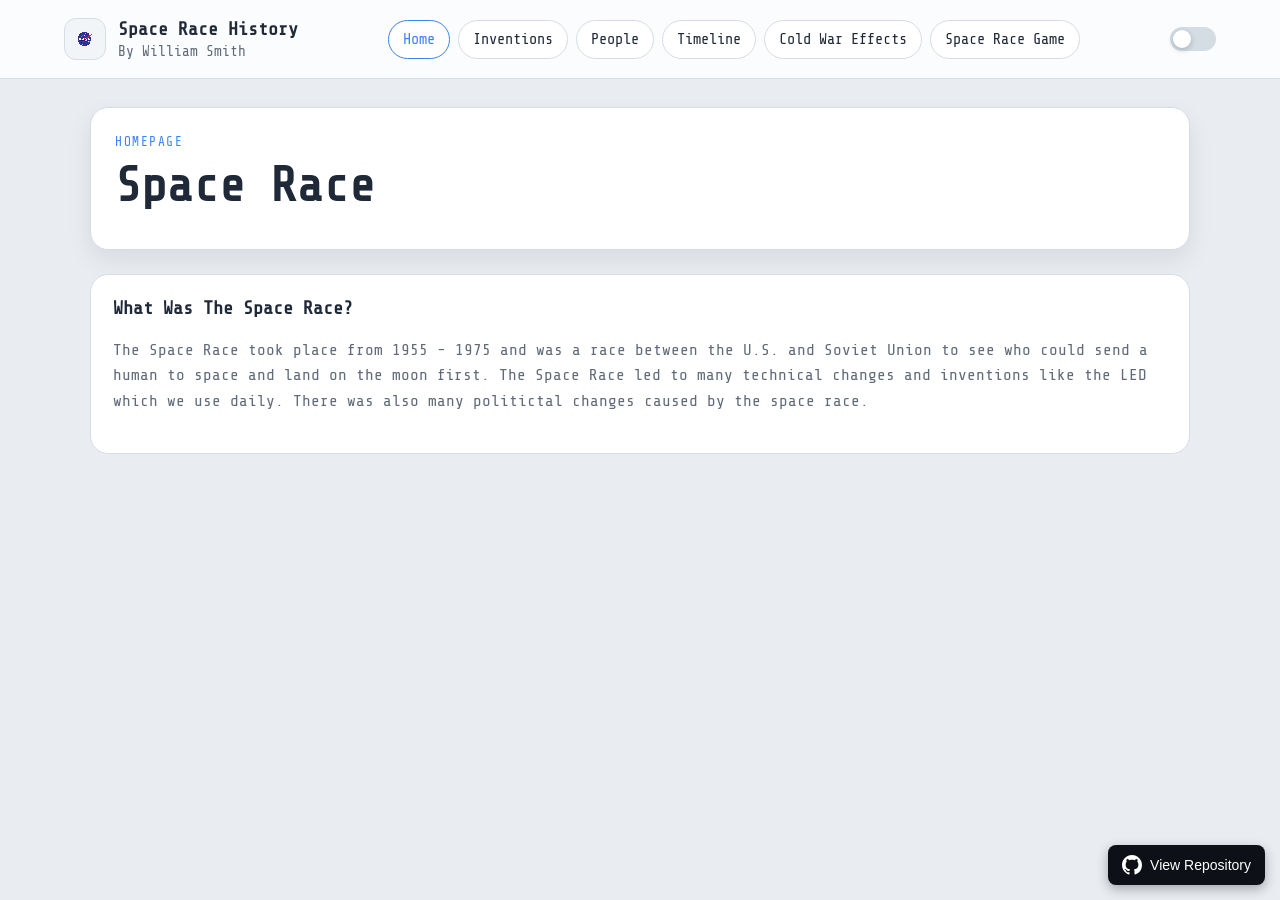
<file: index.html>
<!DOCTYPE html>
<html lang="en">
  <head>
    <link
      href="[data-uri]"
      rel="icon"
      type="image/x-icon"
    />

    <meta charset="UTF-8" />
    <meta name="viewport" content="width=device-width, initial-scale=1.0" />
    <title>Space Race History</title>
    <link rel="stylesheet" href="styles.css" />
    <script defer src="script.js"></script>
  </head>
  <body>
    <header class="topbar">
      <div class="brand">
        <div class="brand-mark">
          <img
            src="[data-uri]"
            alt="Nasa Logo"
          >
        </div>
        <div>
          <h1>Space Race History</h1>
          <p>By William Smith</p>
        </div>
      </div>

      <nav class="tabs">
        <a href="index.html" class="tab-link">Home</a>
        <a href="inventions.html" class="tab-link">Inventions</a>
        <a href="people.html" class="tab-link">People</a>
        <a href="timeline.html" class="tab-link">Timeline</a>
        <a href="coldwar.html" class="tab-link">Cold War Effects</a>
        <a href="game.html" class="tab-link">Space Race Game</a>
      </nav>

      <label class="theme-switch">
        <input type="checkbox" id="themeToggle" />
        <span class="slider"></span>
      </label>
    </header>

    <main class="page-shell">
      <section class="page-header">
        <span class="eyebrow">Homepage</span>
        <h2>Space Race</h2>
        <p></p>
      </section>

      <section class="feature-box">
        <h3>What Was The Space Race?</h3>
        <p>
          The Space Race took place from 1955 - 1975 and was a race between the
          U.S. and Soviet Union to see who could send a human to space and land
          on the moon first. The Space Race led to many technical changes and 
          inventions like the LED which we use daily. There was also many 
          politictal changes caused by the space race.
        </p>
      </section>
    </main>
  </body>
  <a href="https://github.com/RedFlamzS/SpaceRace" target="_blank" class="github-corner">
  <svg height="24" width="24" viewBox="0 0 16 16" fill="currentColor">
    <path d="M8 0C3.58 0 0 3.58 0 8c0 3.54 2.29 6.53 5.47 7.59.4.07.55-.17.55-.38 
    0-.19-.01-.82-.01-1.49-2.01.37-2.53-.49-2.69-.94-.09-.23-.48-.94-.82-1.13
    -.28-.15-.68-.52-.01-.53.63-.01 1.08.58 1.23.82.72 1.21 1.87.87 2.33.66
    .07-.52.28-.87.51-1.07-1.78-.2-3.64-.89-3.64-3.95 
    0-.87.31-1.59.82-2.15-.08-.2-.36-1.02.08-2.12 
    0 0 .67-.21 2.2.82.64-.18 1.32-.27 2-.27s1.36.09 
    2 .27c1.53-1.04 2.2-.82 2.2-.82.44 1.1.16 1.92.08 
    2.12.51.56.82 1.27.82 2.15 
    0 3.07-1.87 3.75-3.65 3.95.29.25.54.73.54 1.48 
    0 1.07-.01 1.93-.01 2.2 
    0 .21.15.46.55.38A8.01 8.01 0 0 0 16 8c0-4.42-3.58-8-8-8z"/>
  </svg>
  <span>View Repository</span>
</a>
</html>
</file>
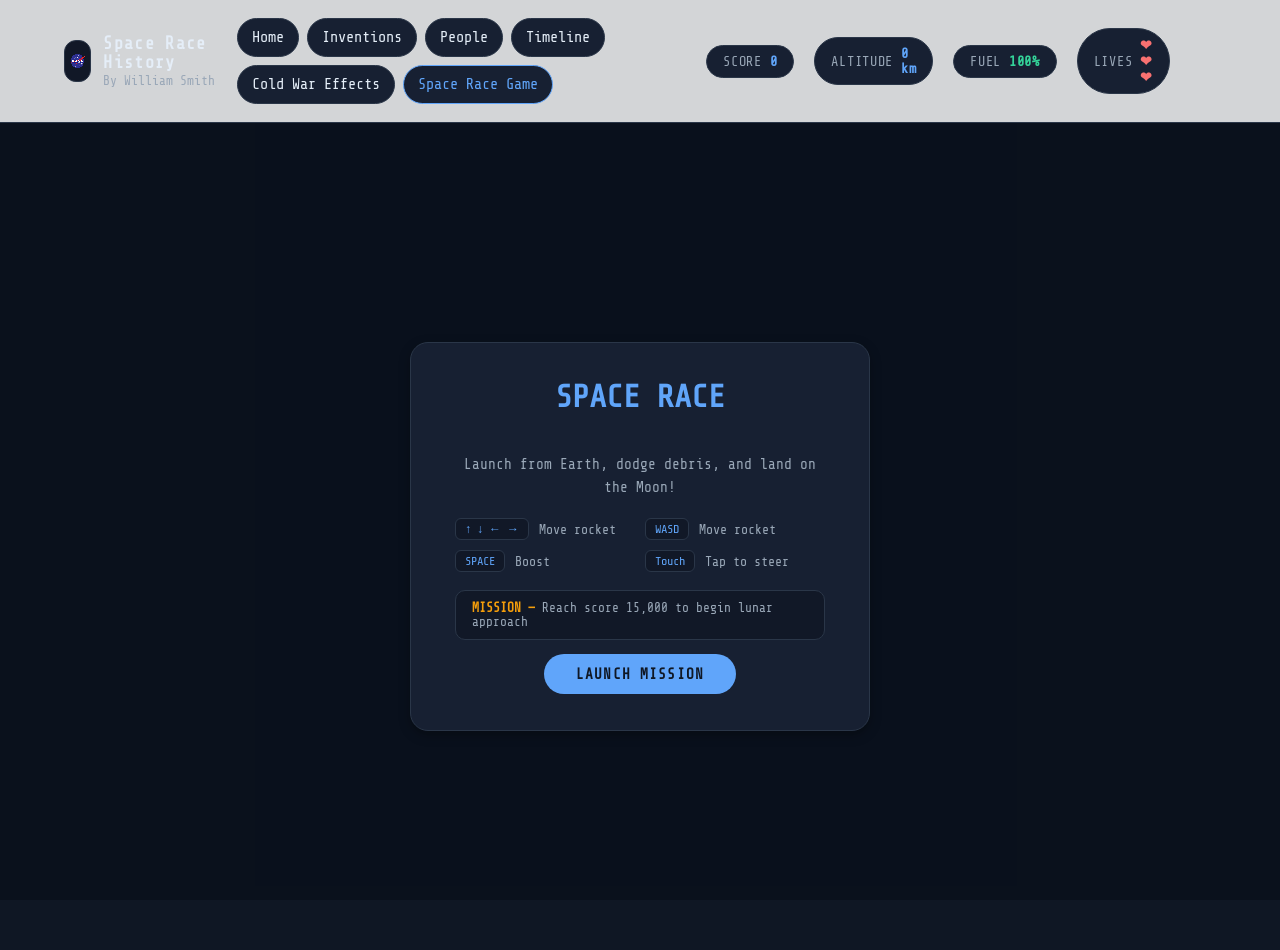
<file: game.html>
<!DOCTYPE html>
<html lang="en" data-theme="dark">
<head>
   <link
      href="[data-uri]"
      rel="icon"
      type="image/x-icon"
    />
<meta charset="UTF-8" />
<meta name="viewport" content="width=device-width, initial-scale=1.0" />
<title>Space Race Game</title>
<link rel="preconnect" href="https://fonts.googleapis.com" />
<link href="https://fonts.googleapis.com/css2?family=Share+Tech+Mono&display=swap" rel="stylesheet" />
<link rel="stylesheet" href="styles.css" />
<script defer src="script.js"></script>
<style>
:root {
  --bg:      #0f1724;
  --panel:   #172032;
  --panel-2: #111827;
  --text:    #e5eef8;
  --muted:   #9aa8b8;
  --accent:  #60a5fa;
  --accent2: #f59e0b;
  --accent3: #34d399;
  --danger:  #f87171;
  --border:  #2a3648;
  --shadow:  0 4px 12px rgba(0,0,0,0.3);
  --radius:  18px;
}

*, *::before, *::after { box-sizing: border-box; margin: 0; padding: 0; }

html, body {
  height: 100%;
  background: var(--bg);
  color: var(--text);
  font-family: 'Share Tech Mono', monospace;
  overflow: hidden;
  user-select: none;
}

.topbar2 {
  display: flex;
  justify-content: space-between;
  align-items: center;
  gap: 16px;
  padding: 14px 5vw;
  background: var(--panel-2);
  border-bottom: 1px solid var(--border);
  position: relative;
  z-index: 20;
}

.brand { display: flex; align-items: center; gap: 12px; }
.brand-mark {
  width: 42px; height: 42px;
  border-radius: 12px;
  display: grid; place-items: center;
  background: var(--panel-2);
  border: 1px solid var(--border);
  color: var(--accent);
  font-size: 1.3rem;
}
.brand h1 { font-family: 'Share Tech Mono', sans-serif; font-size: 1.05rem; letter-spacing: 0.08em; }
.brand p  { color: var(--muted); font-size: 0.8rem; margin-top: 2px; }

.hud-bar { display: flex; gap: 20px; align-items: center; }
.hud-chip {
  display: flex; align-items: center; gap: 8px;
  background: var(--panel); border: 1px solid var(--border);
  border-radius: 999px; padding: 8px 16px;
  font-size: 0.85rem; letter-spacing: 0.05em;
}
.hud-chip .label { color: var(--muted); }
.hud-chip .val   { color: var(--accent); font-weight: bold; font-family: 'Share Tech Mono', sans-serif; }
.hud-chip.lives .val { color: var(--danger); }
.hud-chip.fuel  .val { color: var(--accent3); }

#game-wrap {
  position: relative;
  width: 100%;
  height: calc(100vh - 73px);
  overflow: hidden;
}

canvas { display: block; width: 100%; height: 100%; }

.overlay {
  position: absolute; inset: 0;
  display: flex; flex-direction: column;
  align-items: center; justify-content: center; gap: 22px;
  background: rgba(10,16,28,0.88);
  z-index: 15;
  transition: opacity 0.2s ease;
}
.overlay.hidden { opacity: 0; pointer-events: none; }

.overlay-card {
  background: var(--panel); border: 1px solid var(--border);
  border-radius: var(--radius); padding: 36px 44px;
  text-align: center; box-shadow: var(--shadow);
  max-width: 460px; width: 92vw;
}
.overlay-card h2 {
  font-family: 'Share Tech Mono', sans-serif;
  font-size: clamp(1.4rem, 4vw, 2rem);
  margin-bottom: 14px; color: var(--accent);
}
.overlay-card .subtitle {
  color: var(--muted); line-height: 1.65; font-size: 0.9rem; margin-bottom: 6px;
}
.controls-grid {
  display: grid; grid-template-columns: repeat(2, 1fr);
  gap: 10px; margin: 18px 0; text-align: left;
}
.ctrl-row { display: flex; gap: 10px; align-items: center; font-size: 0.82rem; color: var(--muted); }
.kbd {
  display: inline-block; padding: 3px 9px;
  background: var(--panel-2); border: 1px solid var(--border);
  border-radius: 6px; color: var(--accent);
  font-family: 'Share Tech Mono', sans-serif; font-size: 0.75rem; white-space: nowrap;
}
.milestone-banner {
  background: var(--panel-2); border: 1px solid var(--border);
  border-radius: 10px; padding: 10px 16px; margin: 12px 0 0;
  font-size: 0.8rem; color: var(--muted); text-align: left;
}
.milestone-banner span { color: var(--accent2); font-weight: bold; }

.btn-primary {
  display: inline-block; margin-top: 14px; padding: 12px 32px;
  background: var(--accent); color: #0f1724;
  font-family: 'Share Tech Mono', sans-serif; font-size: 0.9rem;
  font-weight: 700; letter-spacing: 0.08em; border: none;
  border-radius: 999px; cursor: pointer; transition: opacity 0.15s ease;
}
.btn-primary:hover { opacity: 0.85; }
.btn-primary:active { opacity: 0.7; }

.win-icon { font-size: 2.8rem; margin-bottom: 4px; }

#toast {
  position: absolute; top: 18px; left: 50%;
  transform: translateX(-50%) translateY(-80px);
  background: var(--panel); border: 1px solid var(--border);
  border-radius: 8px; padding: 10px 20px;
  font-family: 'Share Tech Mono', sans-serif; font-size: 0.78rem; color: var(--accent2);
  z-index: 18; transition: transform 0.3s ease;
  white-space: nowrap; pointer-events: none;
}
#toast.show { transform: translateX(-50%) translateY(0); }

@media (max-width: 700px) {
  .topbar { padding: 10px 4vw; gap: 10px; flex-wrap: wrap; }
  .brand h1 { font-size: 0.9rem; }
  .hud-bar { gap: 8px; }
  .hud-chip { padding: 6px 10px; font-size: 0.75rem; }
  .overlay-card { padding: 28px 22px; }
  .controls-grid { grid-template-columns: 1fr; }
}
</style>
</head>
<body>
  <header class="topbar">
      <div class="brand">
        <div class="brand-mark">
          <img
            src="[data-uri]"
            alt="Nasa Logo"
          >
        </div>
        <div>
          <h1>Space Race History</h1>
          <p>By William Smith</p>
        </div>
      </div>

      <nav class="tabs">
        <a href="index.html" class="tab-link">Home</a>
        <a href="inventions.html" class="tab-link">Inventions</a>
        <a href="people.html" class="tab-link">People</a>
        <a href="timeline.html" class="tab-link">Timeline</a>
        <a href="coldwar.html" class="tab-link">Cold War Effects</a>
        <a href="game.html" class="tab-link">Space Race Game</a>
      </nav>

      <div class="hud-bar">
    <div class="hud-chip">
      <span class="label">SCORE</span><span class="val" id="hud-score">0</span>
    </div>
    <div class="hud-chip">
      <span class="label">ALTITUDE</span><span class="val" id="hud-alt">0 km</span>
    </div>
    <div class="hud-chip fuel">
      <span class="label">FUEL</span><span class="val" id="hud-fuel">100%</span>
    </div>
    <div class="hud-chip lives">
      <span class="label">LIVES</span><span class="val" id="hud-lives">❤❤❤</span>
    </div>
  </div>

      <label class="theme-switch">
      </label>
    </header>



<div id="game-wrap">
  <canvas id="c"></canvas>

  <!-- START -->
  <div class="overlay" id="start-screen">
    <div class="overlay-card">
      <h2>SPACE RACE</h2>
      <p class="subtitle"><br/>Launch from Earth, dodge debris, and land on the Moon!</p>
      <div class="controls-grid">
        <div class="ctrl-row"><span class="kbd">↑ ↓ ← →</span> Move rocket</div>
        <div class="ctrl-row"><span class="kbd">WASD</span> Move rocket</div>
        <div class="ctrl-row"><span class="kbd">SPACE</span> Boost</div>
        <div class="ctrl-row"><span class="kbd">Touch</span> Tap to steer</div>
      </div>
      <div class="milestone-banner">
        <span>MISSION —</span> Reach score 15,000 to begin lunar approach
      </div>
      <button class="btn-primary" id="start-btn">LAUNCH MISSION</button>
    </div>
  </div>

  <!-- GAME OVER -->
  <div class="overlay hidden" id="over-screen">
    <div class="overlay-card">
      <h2>MISSION FAILED</h2>
      <p class="subtitle">Your rocket burned up in orbit.</p>
      <div class="milestone-banner" style="margin-bottom:0">
        <span>FINAL SCORE — </span><span id="final-score" style="color:var(--accent)">0</span>
        &nbsp;&nbsp;<span>ALTITUDE — </span><span id="final-alt" style="color:var(--accent3)">0 km</span>
      </div>
      <div class="milestone-banner">
        <span>MILESTONE — </span><span id="final-milestone" style="color:var(--accent2)">None</span>
      </div>
      <button class="btn-primary" id="retry-btn">RE-LAUNCH</button>
    </div>
  </div>

  <!-- WIN -->
  <div class="overlay hidden" id="win-screen">
    <div class="overlay-card">
      <div class="win-icon"></div>
      <h2 style="color:var(--accent2)">YOU REACHED THE MOON</h2>
      
      <div class="milestone-banner" style="margin-bottom:0">
        <span>FINAL SCORE — </span><span id="win-score" style="color:var(--accent)">0</span>
        &nbsp;&nbsp;<span>ALTITUDE — </span><span id="win-alt" style="color:var(--accent3)">0 km</span>
      </div>
      <div class="milestone-banner">
        <span>APOLLO 11 — </span><span style="color:var(--accent2)">July 20, 1969</span>
      </div>
      <button class="btn-primary" id="win-retry-btn">FLY AGAIN</button>
    </div>
  </div>

  <div id="toast">🏆 MILESTONE</div>
</div>

<script>
/* ═══════════════════════════════════════════════════
   SPACE RACE GAME
   States: start → launch → play → landing → win / over
   ═══════════════════════════════════════════════════ */

const canvas = document.getElementById('c');
const ctx    = canvas.getContext('2d');
const $      = id => document.getElementById(id);
const hudScore = $('hud-score'), hudAlt = $('hud-alt'),
      hudFuel  = $('hud-fuel'),  hudLives = $('hud-lives');

let W, H;
function resize() {
  const wrap = $('game-wrap');
  W = canvas.width  = wrap.clientWidth;
  H = canvas.height = wrap.clientHeight;
}
window.addEventListener('resize', resize);
resize();

// ── State ─────────────────────────────────────────
let state = 'start';
let score, altitude, fuel, lives, frame, speed;
let player, stars, asteroids, pickups, particles, exhaustP;
let keys = {}, touchTarget = null, milestoneIdx;

// Launch vars
let launchTimer  = 0;
const LAUNCH_DUR = 120;
let earthScroll  = 0;
const EARTH_R    = 800;

// Landing vars
let moonSurfY    = -300;
let moonLanded   = false;
let moonDelay    = 0;
let moonCraters  = [];

const WIN_SCORE = 15000;

const MILESTONES = [
  { score: 500,        label: 'Sputnik 1 (1957)',   emoji: '' },
  { score: 2000,       label: 'Vostok 1 (1961)',    emoji: '' },
  { score: 4000,       label: 'Mercury (1962)',      emoji: '' },
  { score: 7000,       label: 'Gemini (1965)',       emoji: '' },
  { score: 11000,       label: 'Apollo 8 (1968)',     emoji: '' },
  { score: WIN_SCORE,  label: 'Apollo 11 (1969)', emoji: '' },
];

// ── Input ─────────────────────────────────────────
document.addEventListener('keydown', e => {
  keys[e.key] = true;
  if (e.key === ' ') e.preventDefault();
  if (e.key === ' ' && (state === 'start' || state === 'over' || state === 'win')) startGame();
});
document.addEventListener('keyup', e => keys[e.key] = false);
canvas.addEventListener('touchstart', e => {
  touchTarget = { x: e.touches[0].clientX, y: e.touches[0].clientY - canvas.getBoundingClientRect().top };
}, { passive: true });
canvas.addEventListener('touchmove', e => {
  touchTarget = { x: e.touches[0].clientX, y: e.touches[0].clientY - canvas.getBoundingClientRect().top };
}, { passive: true });
canvas.addEventListener('touchend', () => touchTarget = null, { passive: true });

$('start-btn').addEventListener('click',     startGame);
$('retry-btn').addEventListener('click',     startGame);
$('win-retry-btn').addEventListener('click', startGame);

// ── Init ──────────────────────────────────────────
function init() {
  score = 0; altitude = 0; fuel = 100; lives = 3;
  frame = 0; speed = 4; milestoneIdx = 0;
  launchTimer = 0; earthScroll = 0;
  moonSurfY = -300; moonLanded = false; moonDelay = 0;

  player = { x: W/2, y: H - 110, w: 28, h: 48, vx: 0, vy: 0, thrusting: false, invincible: 0 };

  stars        = Array.from({length: 160}, makeStar);
  asteroids    = [];
  pickups      = [];
  particles    = [];
  exhaustP     = [];

  moonCraters = Array.from({length: 10}, () => ({
    x: 20 + Math.random() * Math.max(1, W - 40),
    relY: 18 + Math.random() * 55,
    r: 6 + Math.random() * 18,
  }));
}

function makeStar() {
  return {
    x: Math.random() * (W||800), y: Math.random() * (H||600),
    r: Math.random()*1.4+0.3, speed: Math.random()*0.6+0.2, alpha: Math.random()*0.7+0.3,
  };
}

function startGame() {
  init();
  ['start-screen','over-screen','win-screen'].forEach(id => $(id).classList.add('hidden'));
  state = 'launch';
  lastTime = 0;
  requestAnimationFrame(loop);
}

// ── Loop ──────────────────────────────────────────
let lastTime = 0;
function loop(ts) {
  if (state === 'start' || state === 'win' || state === 'over') return;
  const dt = Math.min((ts - lastTime) / 16.67, 3);
  lastTime = ts;
  frame++;

  if      (state === 'launch')  { updateLaunch();  drawLaunch(); }
  else if (state === 'play')    { updatePlay();    drawPlay(); }
  else if (state === 'landing') { updateLanding(); drawLanding(); }

  requestAnimationFrame(loop);
}

/* ═══════════════════════════════════════════════════
   LAUNCH SEQUENCE
   ═══════════════════════════════════════════════════ */
function updateLaunch() {
  launchTimer++;
  const t = launchTimer / LAUNCH_DUR;

  // Accelerating scroll speed — Earth falls away
  const scrollSpd = 2 + t * 9;
  earthScroll += scrollSpd;

  // Rocket auto-rises, staying in lower third
  player.vy = -scrollSpd * 0.52;
  player.y  = Math.max(H * 0.30, player.y + player.vy);
  player.x  = W / 2;
  player.thrusting = true;

  scrollStars(scrollSpd * 0.28);
  if (frame % 2 === 0) spawnExhaust();
  tickParticles();

  if (launchTimer >= LAUNCH_DUR) {
    state    = 'play';
    player.y = H * 0.65;
    player.vy = 0;
    player.thrusting = false;
  }
}

function drawLaunch() {
  const t = launchTimer / LAUNCH_DUR;

  // Sky fades from atmospheric blue to space black
  const r = Math.round(10 + (1-t) * 15);
  const g = Math.round(16 + (1-t) * 45);
  const b = Math.round(36 + (1-t) * 90);
  ctx.fillStyle = `rgb(${r},${g},${b})`;
  ctx.fillRect(0, 0, W, H);

  // Stars fade in
  drawStars(Math.max(0, (t - 0.2) / 0.8));

  drawEarth(earthScroll);
  drawExhaustParticles();
  drawRocket(player.x, player.y, player.w, player.h, true, 0, frame);
  drawBurstParticles();
}

function drawEarth(scroll) {
  const cx = W / 2;
  const cy = H + EARTH_R - 80 + scroll; // scrolls downward
  if (cy - EARTH_R > H + 80) return;    // fully off screen

  ctx.save();

  // Ocean
  ctx.beginPath();
  ctx.arc(cx, cy, EARTH_R, 0, Math.PI*2);
  ctx.fillStyle = '#1a4fa8';
  ctx.fill();

  // Continents (fixed angular positions so they don't shimmer)
  const patches = [
    {ax:-0.28, ay:-0.55, r:0.14},
    {ax: 0.40, ay:-0.48, r:0.16},
    {ax:-0.55, ay: 0.05, r:0.12},
    {ax: 0.20, ay: 0.10, r:0.19},
    {ax:-0.10, ay: 0.60, r:0.13},
  ];
  for (const p of patches) {
    ctx.beginPath();
    ctx.arc(cx + p.ax*EARTH_R, cy + p.ay*EARTH_R, p.r*EARTH_R, 0, Math.PI*2);
    ctx.fillStyle = '#1d8348';
    ctx.fill();
  }

  // Cloud bands
  ctx.globalAlpha = 0.28;
  for (const by of [-0.35, -0.05, 0.25]) {
    ctx.beginPath();
    ctx.ellipse(cx, cy + by*EARTH_R, EARTH_R*0.88, EARTH_R*0.055, 0.08, 0, Math.PI*2);
    ctx.fillStyle = '#dbeafe';
    ctx.fill();
  }
  ctx.globalAlpha = 1;

  // Atmosphere rim
  const atmo = ctx.createRadialGradient(cx, cy, EARTH_R-5, cx, cy, EARTH_R+55);
  atmo.addColorStop(0, 'rgba(96,165,250,0.30)');
  atmo.addColorStop(1, 'rgba(96,165,250,0)');
  ctx.beginPath();
  ctx.arc(cx, cy, EARTH_R+55, 0, Math.PI*2);
  ctx.fillStyle = atmo;
  ctx.fill();

  // Launch pad on surface (only when visible near bottom)
  const surfY = cy - EARTH_R;
  if (surfY < H + 5 && surfY > -30) {
    ctx.fillStyle = '#64748b';
    ctx.fillRect(W/2 - 24, surfY - 10, 48, 10);  // pad
    ctx.fillStyle = '#475569';
    ctx.fillRect(W/2 - 5,  surfY - 34, 10, 24);  // tower
  }

  ctx.restore();
}

/* ═══════════════════════════════════════════════════
   PLAY
   ═══════════════════════════════════════════════════ */
function updatePlay() {
  speed = 4 + score / 3000;
  const accel = 0.70, maxV = 5.5, drag = 0.88;

  let thrusting = false;
  if (keys['ArrowLeft']  || keys['a'] || keys['A']) { player.vx -= accel; thrusting = true; }
  if (keys['ArrowRight'] || keys['d'] || keys['D']) { player.vx += accel; thrusting = true; }
  if (keys['ArrowUp']    || keys['w'] || keys['W']) { player.vy -= accel; thrusting = true; }
  if (keys['ArrowDown']  || keys['s'] || keys['S']) { player.vy += accel; thrusting = true; }
  if (keys[' ']) { player.vy -= accel*1.4; thrusting = true; }
  if (touchTarget) {
    const dx = touchTarget.x - player.x, dy = touchTarget.y - player.y;
    if (Math.abs(dx) > 12) player.vx += Math.sign(dx)*accel;
    if (Math.abs(dy) > 12) player.vy += Math.sign(dy)*accel;
    thrusting = true;
  }

  player.vx = Math.max(-maxV, Math.min(maxV, player.vx)) * drag;
  player.vy = Math.max(-maxV, Math.min(maxV, player.vy)) * drag;
  player.x += player.vx;
  player.y += player.vy;
  player.x = Math.max(player.w/2, Math.min(W-player.w/2, player.x));
  player.y = Math.max(player.h/2, Math.min(H-player.h/2, player.y));
  player.thrusting = thrusting;
  if (player.invincible > 0) player.invincible--;
  if (thrusting) fuel = Math.max(0, fuel - 0.025);
  if (!thrusting) fuel = Math.max(0, fuel -0.005);

  score    += 1;
  altitude += speed * 0.12;

  scrollStars(speed * 0.45);

  // Asteroids
  if (frame % Math.max(30, 70 - Math.floor(score/600)) === 0) asteroids.push(mkAsteroid());
  for (let i = asteroids.length-1; i >= 0; i--) {
    const a = asteroids[i];
    a.x += a.vx; a.y += a.vy*(speed/2); a.rot += a.rotV;
    if (a.y > H+60) { asteroids.splice(i,1); continue; }
    if (player.invincible === 0 && circleRect(a.x, a.y, a.r*0.82,
        player.x-player.w/2, player.y-player.h/2, player.w, player.h)) {
      burst(player.x, player.y, 16, '#f87171', 4);
      asteroids.splice(i,1);
      lives--;
      player.invincible = 120;
      if (lives <= 0) { gameOver(); return; }
    }
  }

  // Pickups
  if (frame % 110 === 0) pickups.push(mkPickup());
  for (let i = pickups.length-1; i >= 0; i--) {
    const p = pickups[i];
    p.y += p.vy*(speed/2); p.pulse += 0.08;
    if (p.y > H+30) { pickups.splice(i,1); continue; }
    if (circleRect(p.x, p.y, p.r*0.9, player.x-player.w/2, player.y-player.h/2, player.w, player.h)) {
      pickups.splice(i,1);
      if (p.type==='fuel')   { fuel=Math.min(100,fuel+30); burst(p.x,p.y,8,'#34d399',3); score+=50; }
      if (p.type==='star')   { score+=200; burst(p.x,p.y,12,'#f59e0b',3); }
      if (p.type==='shield') { player.invincible=200; burst(p.x,p.y,8,'#c084fc',3); }
    }
  }

  if (frame % 2 === 0) spawnExhaust();
  tickParticles();

  // Milestones
  if (milestoneIdx < MILESTONES.length && score >= MILESTONES[milestoneIdx].score) {
    const m = MILESTONES[milestoneIdx++];
    showToast(`${m.emoji} ${m.label}`);
    if (score >= WIN_SCORE) {
      asteroids.length = 0; pickups.length = 0;
      moonSurfY = -320; moonLanded = false; moonDelay = 0;
      moonCraters = Array.from({length:10}, () => ({
        x: 20+Math.random()*Math.max(1,W-40), relY: 18+Math.random()*55, r: 6+Math.random()*18,
      }));
      state = 'landing';
      return;
    }
  }

  updateHUD();
}

function drawPlay() {
  ctx.fillStyle = '#0a1020';
  ctx.fillRect(0, 0, W, H);
  drawStars(1);
  drawExhaustParticles();
  for (const a of asteroids) drawAsteroid(a);
  for (const p of pickups)   drawPickup(p);
  drawRocket(player.x, player.y, player.w, player.h, player.thrusting, player.invincible, frame);
  drawBurstParticles();
}

/* ═══════════════════════════════════════════════════
   LANDING SEQUENCE
   ═══════════════════════════════════════════════════ */
function updateLanding() {
  // Moon surface descends, decelerating
  if (!moonLanded) {
    const moonSpd = Math.max(0.35, 3.8 - (moonSurfY + 320) * 0.008);
    moonSurfY += moonSpd;
  }

  scrollStars(0.22);

  // Auto-steer rocket toward center, decelerate
  player.vx += (W/2 - player.x) * 0.018;
  player.vx *= 0.87;
  player.vy *= 0.91;
  player.x  += player.vx;
  player.y  += player.vy;
  player.x   = Math.max(player.w/2, Math.min(W-player.w/2, player.x));
  player.y   = Math.max(player.h/2, Math.min(H-player.h/2, player.y));

  // Landing contact: terrain bottom edge ~moonSurfY + 100
  const terrainBottom = moonSurfY + 100;
  if (!moonLanded && terrainBottom >= player.y - player.h/2) {
    moonLanded  = true;
    player.y    = terrainBottom + player.h/2;
    player.vx   = 0; player.vy = 0;
    burst(player.x, player.y + player.h*0.4, 28, '#e5eef8', 3.5);
    burst(player.x, player.y + player.h*0.4, 12, '#f59e0b', 2.5);
    moonDelay = 170;
  }

  if (moonLanded) {
    moonDelay--;
    if (moonDelay <= 0) gameWin();
  }

  if (!moonLanded && frame % 2 === 0) spawnExhaust();
  tickParticles();
  updateHUD();
}

function drawLanding() {
  ctx.fillStyle = '#060c18';
  ctx.fillRect(0, 0, W, H);
  drawStars(1);
  drawMoonSurface();
  drawExhaustParticles();
  drawRocket(player.x, player.y, player.w, player.h, !moonLanded, 0, frame);
  drawBurstParticles();
}

function drawMoonSurface() {
  const baseY = moonSurfY;
  if (baseY + 100 < -10) return;

  // Solid moon body above terrain
  ctx.fillStyle = '#3d4a56';
  ctx.fillRect(0, 0, W, Math.max(0, baseY + 100));

  // Bumpy terrain profile
  ctx.beginPath();
  ctx.moveTo(0, 0);
  ctx.lineTo(0, baseY + 80);
  for (let x = 0; x <= W; x += Math.max(1, W/24)) {
    const bY = Math.sin(x*0.07)*14 + Math.cos(x*0.03)*9;
    ctx.lineTo(x, baseY + 72 + bY);
  }
  ctx.lineTo(W, baseY + 100);
  ctx.lineTo(W, 0);
  ctx.closePath();
  ctx.fillStyle = '#4a5a68';
  ctx.fill();

  // Craters
  for (const c of moonCraters) {
    const cy = baseY + c.relY;
    if (cy < -c.r || cy > H + c.r) continue;
    ctx.beginPath();
    ctx.arc(c.x, cy, c.r, 0, Math.PI*2);
    ctx.fillStyle = '#333f4a';
    ctx.fill();
    ctx.strokeStyle = '#5a6a78';
    ctx.lineWidth = 1.5;
    ctx.stroke();
  }

  // Landing pad (golden)
  const padY = baseY + 86;
  if (padY > -5 && padY < H + 5) {
    ctx.fillStyle = '#f59e0b';
    ctx.fillRect(W/2 - 40, padY, 80, 5);
  }

  // Flag — appears once landed
  if (moonLanded) {
    const flagX = W/2 + 22, fBase = padY;
    ctx.strokeStyle = '#e5eef8'; ctx.lineWidth = 2;
    ctx.beginPath(); ctx.moveTo(flagX, fBase); ctx.lineTo(flagX, fBase-44); ctx.stroke();
    // Simplified stars-and-stripes
    ctx.fillStyle = '#ef4444'; ctx.fillRect(flagX, fBase-44, 26, 10);
    ctx.fillStyle = '#e5eef8'; ctx.fillRect(flagX, fBase-35, 26, 5);
    ctx.fillStyle = '#1d4ed8'; ctx.fillRect(flagX, fBase-44, 11, 8);
    ctx.fillStyle = '#e5eef8';
    for (let row = 0; row < 3; row++) for (let col = 0; col < 2; col++) {
      ctx.fillRect(flagX+1.5+col*4.5, fBase-43+row*2.2, 2, 1.5);
    }
  }
}

/* ═══════════════════════════════════════════════════
   SHARED DRAW FUNCTIONS
   ═══════════════════════════════════════════════════ */
function drawStars(alphaScale) {
  for (const s of stars) {
    ctx.globalAlpha = s.alpha * alphaScale;
    ctx.fillStyle   = '#e5eef8';
    ctx.beginPath();
    ctx.arc(s.x, s.y, s.r, 0, Math.PI*2);
    ctx.fill();
  }
  ctx.globalAlpha = 1;
}

function drawRocket(x, y, w, h, thrusting, invincible, frm) {
  ctx.save();
  ctx.translate(x, y);
  if (invincible > 0 && Math.floor(frm/5) % 2 === 0) { ctx.restore(); return; }

  // Fuselage
  ctx.beginPath();
  ctx.moveTo(0, -h/2);
  ctx.quadraticCurveTo(w/2, 0, w/2, h*0.3);
  ctx.lineTo(-w/2, h*0.3);
  ctx.quadraticCurveTo(-w/2, 0, 0, -h/2);
  ctx.closePath();
  ctx.fillStyle = '#c0d8f8';
  ctx.fill();

  // Porthole
  ctx.beginPath(); ctx.arc(0, -h*0.12, w*0.22, 0, Math.PI*2);
  ctx.fillStyle = '#93c5fd'; ctx.fill();
  ctx.strokeStyle = '#60a5fa'; ctx.lineWidth = 2; ctx.stroke();

  // Fins
  ctx.beginPath(); ctx.moveTo(-w/2,h*0.1); ctx.lineTo(-w*0.95,h*0.42); ctx.lineTo(-w/2,h*0.35); ctx.closePath();
  ctx.fillStyle = '#3b82f6'; ctx.fill();
  ctx.beginPath(); ctx.moveTo(w/2,h*0.1); ctx.lineTo(w*0.95,h*0.42); ctx.lineTo(w/2,h*0.35); ctx.closePath();
  ctx.fillStyle = '#3b82f6'; ctx.fill();

  // Nozzle
  ctx.fillStyle = '#1e40af'; ctx.fillRect(-w*0.25, h*0.28, w*0.5, h*0.15);

  // Stripe
  ctx.fillStyle = '#ef4444'; ctx.fillRect(-w*0.45, h*0.02, w*0.9, h*0.08);

  ctx.restore();
}

function drawAsteroid(a) {
  ctx.save(); ctx.translate(a.x, a.y); ctx.rotate(a.rot);
  if (a.type === 'satellite') {
    ctx.fillStyle = '#fbbf24'; ctx.fillRect(-a.r,-4,a.r*2,8);
    ctx.fillStyle = '#93c5fd';
    ctx.fillRect(-a.r*1.8,-a.r*0.7,a.r*0.6,a.r*1.4);
    ctx.fillRect( a.r*1.2,-a.r*0.7,a.r*0.6,a.r*1.4);
    ctx.beginPath(); ctx.arc(0,0,5,0,Math.PI*2); ctx.fillStyle='#e5eef8'; ctx.fill();
  } else {
    const pts = 7;
    ctx.beginPath();
    for (let i=0; i<pts; i++) {
      const ang = (i/pts)*Math.PI*2;
      const jr  = a.r*(0.75+Math.sin(i*2.3)*0.25);
      i===0 ? ctx.moveTo(Math.cos(ang)*jr, Math.sin(ang)*jr)
            : ctx.lineTo(Math.cos(ang)*jr, Math.sin(ang)*jr);
    }
    ctx.closePath();
    ctx.fillStyle   = a.type==='debris' ? '#475569' : '#64748b';
    ctx.strokeStyle = '#94a3b8'; ctx.lineWidth = 1.5;
    ctx.fill(); ctx.stroke();
  }
  ctx.restore();
}

function drawPickup(p) {
  ctx.save(); ctx.translate(p.x, p.y);
  const sc = 1 + Math.sin(p.pulse)*0.12; ctx.scale(sc,sc);
  if (p.type==='fuel') {
    ctx.fillStyle='#34d399'; ctx.beginPath(); ctx.arc(0,0,p.r,0,Math.PI*2); ctx.fill();
    ctx.fillStyle='#0a1020'; ctx.font=`${p.r*1.3}px sans-serif`;
    ctx.textAlign='center'; ctx.textBaseline='middle'; ctx.fillText('⛽',0,1);
  } else if (p.type==='star') {
    ctx.fillStyle='#f59e0b'; drawStarShape(0,0,5,p.r,p.r*0.45);
  } else {
    ctx.strokeStyle='#c084fc'; ctx.lineWidth=3;
    ctx.beginPath(); ctx.arc(0,0,p.r,0,Math.PI*2); ctx.stroke();
    ctx.fillStyle='rgba(192,132,252,0.2)'; ctx.fill();
    ctx.fillStyle='#e9d5ff'; ctx.font=`${p.r*1.2}px sans-serif`;
    ctx.textAlign='center'; ctx.textBaseline='middle'; ctx.fillText('🛡',0,1);
  }
  ctx.restore();
}

function drawStarShape(cx, cy, spikes, outerR, innerR) {
  let rot=-Math.PI/2; const step=Math.PI/spikes;
  ctx.beginPath();
  for (let i=0; i<spikes*2; i++) {
    const r = i%2===0 ? outerR : innerR;
    ctx.lineTo(cx+Math.cos(rot)*r, cy+Math.sin(rot)*r); rot+=step;
  }
  ctx.closePath(); ctx.fill();
}

function drawExhaustParticles() {
  for (const p of exhaustP) {
    ctx.save();
    ctx.globalAlpha = p.alpha*0.75;
    ctx.fillStyle   = p.alpha>0.5 ? '#fbbf24' : '#ef4444';
    ctx.beginPath(); ctx.arc(p.x,p.y,p.r,0,Math.PI*2); ctx.fill();
    ctx.restore();
  }
}

function drawBurstParticles() {
  for (const p of particles) {
    ctx.save(); ctx.globalAlpha=p.life; ctx.fillStyle=p.color;
    ctx.beginPath(); ctx.arc(p.x,p.y,p.r*p.life,0,Math.PI*2); ctx.fill();
    ctx.restore();
  }
}

/* ═══════════════════════════════════════════════════
   FACTORIES & UTILITIES
   ═══════════════════════════════════════════════════ */
function mkAsteroid() {
  const type = Math.random()<0.15?'satellite':(Math.random()<0.4?'debris':'asteroid');
  const r    = type==='satellite'?14:(Math.random()*16+8);
  return { x:Math.random()*(W-60)+30, y:-r*2, r,
    vx:(Math.random()-0.5)*1.8, vy:speed*(Math.random()*0.7+0.5),
    rot:Math.random()*Math.PI*2, rotV:(Math.random()-0.5)*0.05, type };
}

function mkPickup() {
  const types=['fuel','star','shield'];
  return { x:Math.random()*(W-80)+40, y:-20, r:14,
    vy:speed*0.55, type:types[Math.floor(Math.random()*types.length)], pulse:0 };
}

function spawnExhaust() {
  exhaustP.push({ x:player.x+(Math.random()-0.5)*8, y:player.y+player.h/2-4,
    vx:(Math.random()-0.5)*1.2, vy:Math.random()*2.5+1.5, r:Math.random()*5+2, alpha:0.85 });
}

function burst(x, y, n, color, spd) {
  for (let i=0; i<n; i++) {
    const a=Math.random()*Math.PI*2, s=(Math.random()+0.3)*spd;
    particles.push({x,y,vx:Math.cos(a)*s,vy:Math.sin(a)*s,r:Math.random()*3+1,life:1,color});
  }
}

function tickParticles() {
  for (let i=particles.length-1; i>=0; i--) {
    const p=particles[i]; p.x+=p.vx; p.y+=p.vy; p.vy+=0.06; p.life-=0.025;
    if (p.life<=0) particles.splice(i,1);
  }
  for (let i=exhaustP.length-1; i>=0; i--) {
    const p=exhaustP[i]; p.x+=p.vx; p.y+=p.vy; p.alpha-=0.045; p.r*=0.96;
    if (p.alpha<=0) exhaustP.splice(i,1);
  }
}

function scrollStars(spd) {
  for (const s of stars) {
    s.y += s.speed * spd;
    if (s.y > H) { s.y=-2; s.x=Math.random()*W; }
  }
}

function circleRect(cx,cy,cr,rx,ry,rw,rh) {
  const nx=Math.max(rx,Math.min(cx,rx+rw)), ny=Math.max(ry,Math.min(cy,ry+rh));
  const dx=cx-nx,dy=cy-ny; return dx*dx+dy*dy<cr*cr;
}

function updateHUD() {
  hudScore.textContent = score.toLocaleString();
  hudAlt.textContent   = Math.floor(altitude/10) + ' km';
  hudFuel.textContent  = Math.max(0,Math.floor(fuel)) + '%';
  hudLives.textContent = '❤'.repeat(lives) + '♡'.repeat(Math.max(0,3-lives));
}

let toastTimer=null;
function showToast(msg) {
  const t=$('toast'); t.textContent=msg; t.classList.add('show');
  clearTimeout(toastTimer); toastTimer=setTimeout(()=>t.classList.remove('show'),3200);
}

function gameOver() {
  state='over';
  const reached = milestoneIdx>0 ? MILESTONES[milestoneIdx-1].label : 'None';
  $('final-score').textContent     = score.toLocaleString();
  $('final-alt').textContent       = Math.floor(altitude/10)+' km';
  $('final-milestone').textContent = reached;
  $('over-screen').classList.remove('hidden');
}

function gameWin() {
  state='win';
  $('win-score').textContent = score.toLocaleString();
  $('win-alt').textContent   = Math.floor(altitude/10)+' km';
  $('win-screen').classList.remove('hidden');
}

resize();
</script>
</body>
</html>
</file>
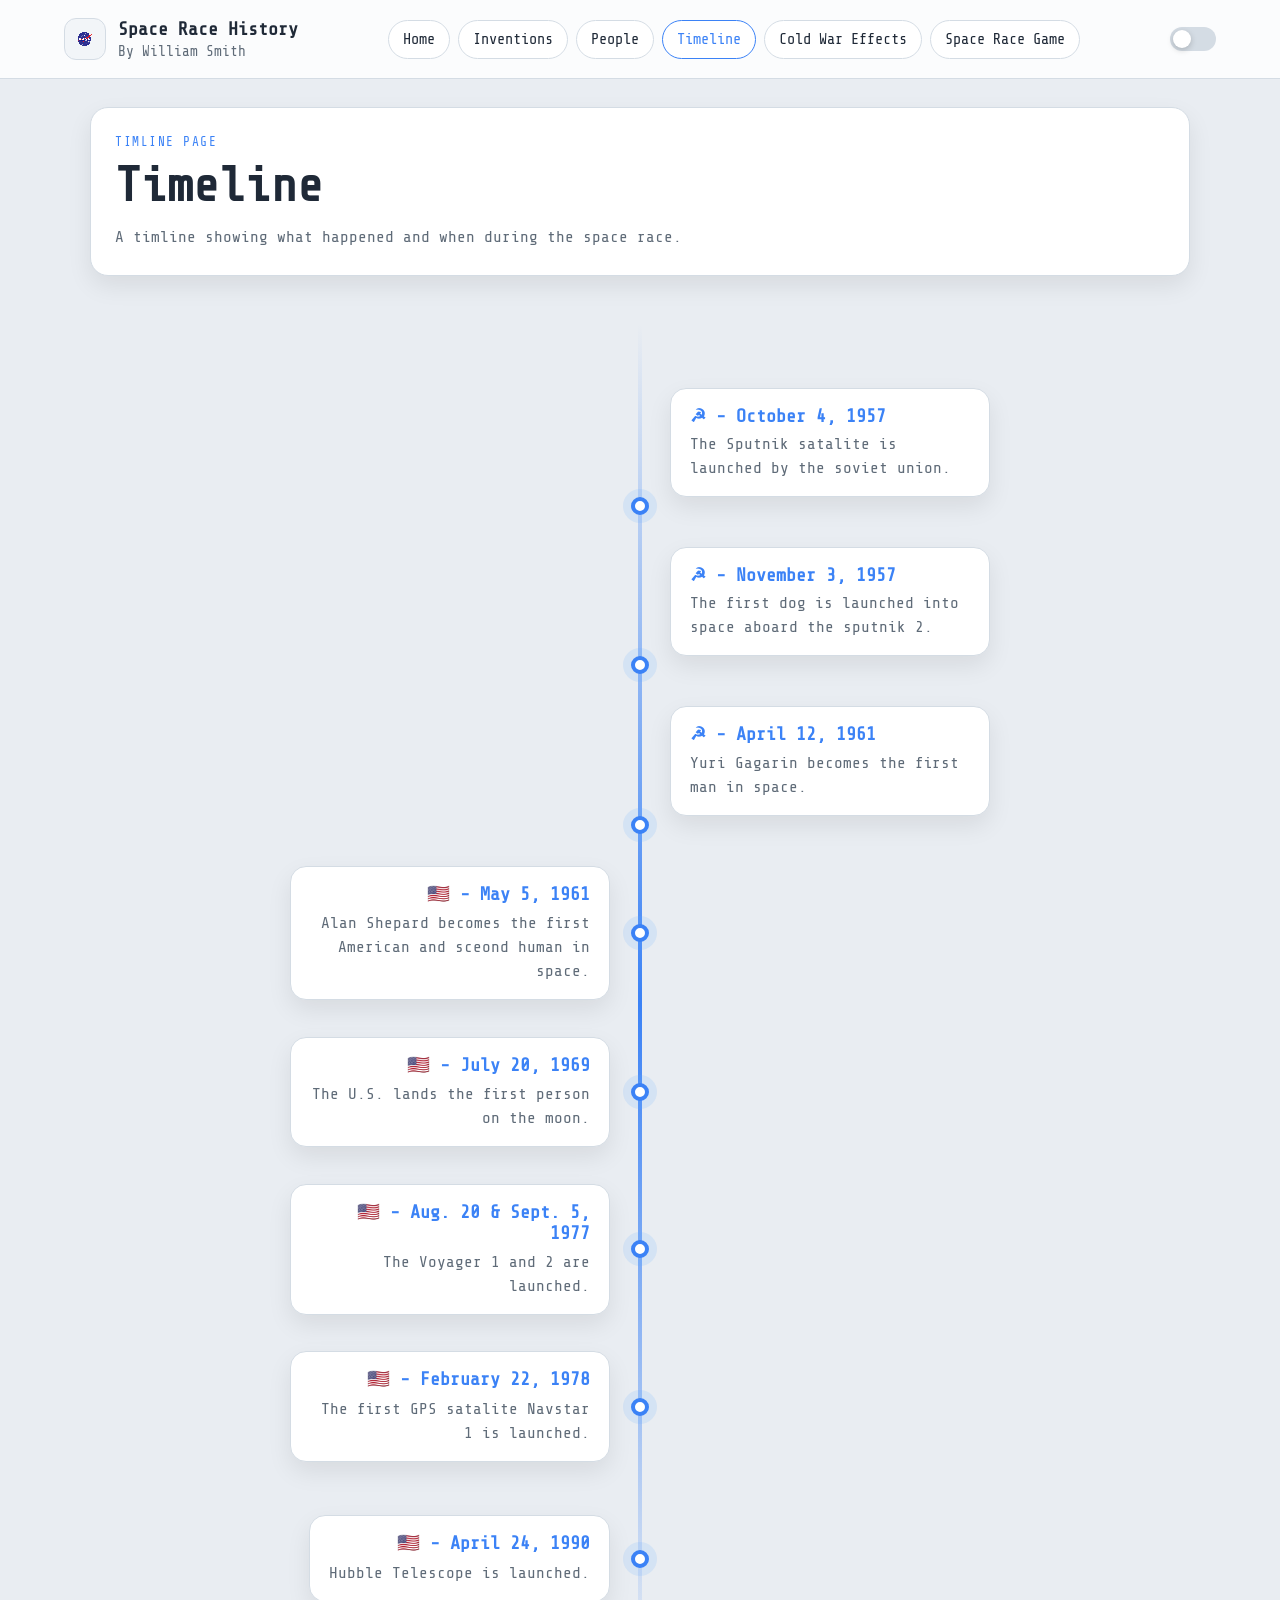
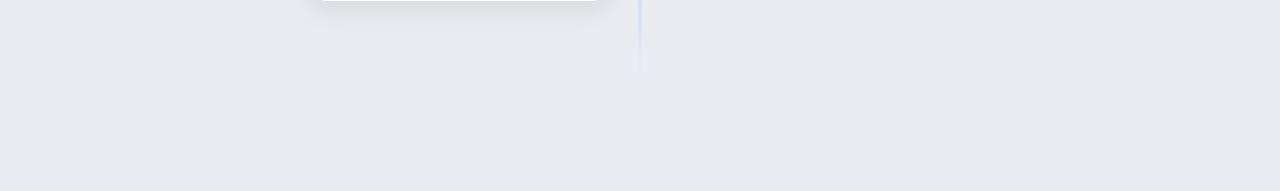
<file: timeline.html>
<!DOCTYPE html>
<html lang="en">
  <head>
    <link
      href="[data-uri]"
      rel="icon"
      type="image/x-icon"
    />

    <meta charset="UTF-8" />
    <meta name="viewport" content="width=device-width, initial-scale=1.0" />
    <title>Timeline • Space Race History</title>
    <link rel="stylesheet" href="styles.css" />
    <script defer src="script.js"></script>
  </head>
  <body>
    <div class="bg-glow"></div>

    <header class="topbar">
      <div class="brand">
        <div class="brand-mark">
          <img
            src="[data-uri]"
            alt="Nasa Logo"
          >
        </div>
        <div>
          <h1>Space Race History</h1>
          <p>By William Smith</p>
        </div>
      </div>

      <nav class="tabs">
        <a href="index.html" class="tab-link">Home</a>
        <a href="inventions.html" class="tab-link">Inventions</a>
        <a href="people.html" class="tab-link">People</a>
        <a href="timeline.html" class="tab-link">Timeline</a>
        <a href="coldwar.html" class="tab-link">Cold War Effects</a>
        <a href="game.html" class="tab-link">Space Race Game</a>
      </nav>

      <label class="theme-switch">
        <input type="checkbox" id="themeToggle" />
        <span class="slider"></span>
      </label>
    </header>

    <main class="page-shell">
      <section class="page-header reveal">
        <span class="eyebrow">Timline Page</span>
        <h2>Timeline</h2>
        <p>A timline showing what happened and when during the space race.</p>
      </section>

      <section class="timeline-list">
        <div class="timeline-item reveal right">
          <div class="timeline-content">
            <h3>☭ - October 4, 1957</h3>
            <p>The Sputnik satalite is launched by the soviet union.</p>
          </div>
          <div class="timeline-dot"></div>
        </div>

        <div class="timeline-item reveal right">
          <div class="timeline-content">
            <h3>☭  - November 3, 1957</h3>
            <p>The first dog is launched into space aboard the sputnik 2.</p>
          </div>
          <div class="timeline-dot"></div>
        </div>

        <div class="timeline-item reveal right">
          <div class="timeline-content">
            <h3>☭  - April 12, 1961</h3>
            <p>Yuri Gagarin becomes the first man in space.</p>
          </div>
          <div class="timeline-dot"></div>
        </div>

        <div class="timeline-item reveal left">
          <div class="timeline-content">
            <h3>🇺🇸 - May 5, 1961</h3>
            <p>Alan Shepard becomes the first American and sceond human in space.</p>
          </div>
          <div class="timeline-dot"></div>
        </div>
        
        <div class="timeline-item reveal left">
          <div class="timeline-content">
            <h3>🇺🇸 - July 20, 1969</h3>
            <p>The U.S. lands the first person on the moon.</p>
          </div>
          <div class="timeline-dot"></div>
        </div>
        
        <div class="timeline-item reveal left">
          <div class="timeline-content">
            <h3>🇺🇸 - Aug. 20 & Sept. 5, 1977</h3>
            <p>The Voyager 1 and 2 are launched.</p>
          </div>
          <div class="timeline-dot"></div>
        </div>
        
        <div class="timeline-item reveal left">
          <div class="timeline-content">
            <h3>🇺🇸 - February 22, 1978</h3>
            <p>The first GPS satalite Navstar 1 is launched.</p>
          </div>
          <div class="timeline-dot"></div>
        </div>
        
       <div class="timeline-item reveal left">
          <div class="timeline-content">
            <h3>🇺🇸 - April 24, 1990</h3>
            <p>Hubble Telescope is launched.</p>
          </div>
          <div class="timeline-dot"></div>
        </div>
        
      </section>
    </main>
  </body>
</html>
</file>
<file: styles.css>
@import url('https://fonts.googleapis.com/css2?family=Share+Tech+Mono&display=swap');

:root {
  --bg: #e9edf2;
  --panel: #ffffff;
  --panel-2: #f2f5f8;
  --text: #1f2937;
  --muted: #5f6b78;
  --accent: #3b82f6;
  --border: #d4dce4;
  --shadow: 0 10px 25px rgba(0, 0, 0, 0.08);
  --radius: 18px;
}

:root[data-theme='dark'] {
  --bg: #0f1724;
  --panel: #172032;
  --panel-2: #111827;
  --text: #e5eef8;
  --muted: #9aa8b8;
  --accent: #60a5fa;
  --border: #2a3648;
  --shadow: 0 10px 25px rgba(0, 0, 0, 0.28);
}

* {
  box-sizing: border-box;
}

html,
body {
  margin: 0;
  min-height: 100%;
  background: var(--bg);
  color: var(--text);
  font-family: "Share Tech Mono", monospace;
}

body {
  overflow-x: hidden;
  transition:
    background 0.25s ease,
    color 0.25s ease;
}

.topbar {
  display: flex;
  justify-content: space-between;
  align-items: center;
  gap: 16px;
  padding: 18px 5vw;
  background: rgba(255, 255, 255, 0.82);
  backdrop-filter: blur(4px);
  border-bottom: 1px solid var(--border);
  position: sticky;
  top: 0;
  z-index: 10;
  transition:
    background 0.25s ease,
    border-color 0.25s ease;
}

:root[data-theme='dark'] .topbar {
  background: rgba(17, 24, 39, 0.82);
}

.brand {
  display: flex;
  align-items: center;
  gap: 12px;
}

.brand-mark {
  width: 42px;
  height: 42px;
  border-radius: 12px;
  display: grid;
  place-items: center;
  background: var(--panel-2);
  border: 1px solid var(--border);
  color: var(--accent);
  font-size: 1.1rem;
}

.brand h1 {
  margin: 0;
  font-size: 1.15rem;
}

.brand p {
  margin: 4px 0 0;
  color: var(--muted);
  font-size: 0.9rem;
}

.tabs {
  display: flex;
  flex-wrap: wrap;
  gap: 8px;
}

.tab-link {
  text-decoration: none;
  color: var(--text);
  background: var(--panel);
  border: 1px solid var(--border);
  padding: 10px 14px;
  border-radius: 999px;
  transition: 0.2s ease;
  font-size: 0.95rem;
}

.tab-link:hover,
.tab-link.active {
  border-color: var(--accent);
  color: var(--accent);
}

.theme-toggle {
  border: 1px solid var(--border);
  background: var(--panel);
  color: var(--text);
  border-radius: 999px;
  padding: 10px 14px;
  font-size: 0.95rem;
  cursor: pointer;
  transition: 0.2s ease;
}

.theme-toggle:hover {
  border-color: var(--accent);
  color: var(--accent);
}

.page-shell {
  width: min(1100px, 92vw);
  margin: 0 auto;
  padding: 28px 0 60px;
}

.page-header {
  background: var(--panel);
  border: 1px solid var(--border);
  border-radius: var(--radius);
  padding: 24px;
  box-shadow: var(--shadow);
}

.eyebrow {
  display: inline-block;
  margin-bottom: 10px;
  color: var(--accent);
  font-size: 0.8rem;
  letter-spacing: 0.12em;
  text-transform: uppercase;
}

.page-header h2 {
  margin: 0;
  font-size: clamp(1.8rem, 4vw, 3rem);
}

.page-header p {
  margin: 12px 0 0;
  color: var(--muted);
  line-height: 1.6;
}

.content-grid {
  margin-top: 22px;
  display: grid;
  grid-template-columns: repeat(3, 1fr);
  gap: 18px;
}

.simple-card {
  background: var(--panel);
  border: 1px solid var(--border);
  border-radius: var(--radius);
  padding: 18px;
  box-shadow: var(--shadow);
}

.simple-card h3 {
  margin-top: 0;
}

.simple-card p {
  color: var(--muted);
  line-height: 1.6;
}

.feature-box {
  margin-top: 24px;
  background: var(--panel);
  border: 1px solid var(--border);
  border-radius: var(--radius);
  padding: 22px;
}

.feature-box h3 {
  margin-top: 0;
}

.feature-box p {
  color: var(--muted);
  line-height: 1.6;
}

.inventions-grid {
  margin-top: 22px;
  display: grid;
  grid-template-columns: repeat(3, 1fr);
  gap: 18px;
}

.invention-card {
  background: var(--panel);
  border: 1px solid var(--border);
  border-radius: var(--radius);
  overflow: hidden;
  box-shadow: var(--shadow);
}

.card-image {
  width: 100%;
  aspect-ratio: 16 / 10;
  display: block;
  object-fit: cover;
  background: #d9e1ea;
}

.card-body {
  padding: 18px;
}

.card-date {
  margin: 0 0 8px;
  color: var(--accent);
  font-size: 0.85rem;
  font-weight: bold;
}

.card-body h3 {
  margin: 0 0 10px;
  font-size: 1.2rem;
}

.card-body p {
  margin: 0;
  color: var(--muted);
  line-height: 1.6;
}

.timeline-scroll {
  position: relative;
  margin-top: 22px;
  display: flex;
  gap: 18px;
  overflow-x: auto;
  padding: 24px 8px 12px;
  scroll-snap-type: x mandatory;
}

.timeline-line {
  position: absolute;
  top: 58px;
  left: 0;
  right: 0;
  height: 2px;
  background: var(--border);
  z-index: 0;
}

.timeline-item {
  position: relative;
  min-width: 240px;
  flex: 0 0 auto;
  scroll-snap-align: start;
  z-index: 1;
}

.timeline-year {
  display: inline-block;
  margin-bottom: 12px;
  padding: 6px 10px;
  background: var(--panel-2);
  border: 1px solid var(--border);
  border-radius: 999px;
  color: var(--accent);
  font-size: 0.85rem;
  font-weight: bold;
}

.timeline-card {
  background: var(--panel);
  border: 1px solid var(--border);
  border-radius: var(--radius);
  padding: 18px;
  box-shadow: var(--shadow);
}

.timeline-card h3 {
  margin: 0 0 8px;
  font-size: 1.1rem;
}

.timeline-card p {
  margin: 0;
  color: var(--muted);
  line-height: 1.6;
}

@media (max-width: 900px) {
  .topbar {
    flex-direction: column;
    align-items: stretch;
  }

  .tabs {
    justify-content: center;
  }

  .inventions-grid,
  .content-grid {
    grid-template-columns: 1fr;
  }
}

.theme-switch {
  position: relative;
  width: 46px;
  height: 24px;
  display: inline-block;
}

.theme-switch input {
  opacity: 0;
  width: 0;
  height: 0;
}

.slider {
  position: absolute;
  inset: 0;
  background: var(--border);
  border-radius: 999px;
  cursor: pointer;
  transition: 0.25s ease;
}

.slider::before {
  content: '';
  position: absolute;
  width: 18px;
  height: 18px;
  left: 3px;
  top: 3px;
  background: white;
  border-radius: 50%;
  transition: 0.25s ease;
  box-shadow: 0 2px 6px rgba(0, 0, 0, 0.2);
}

/* ON state */
.theme-switch input:checked + .slider {
  background: var(--accent);
}

.theme-switch input:checked + .slider::before {
  transform: translateX(22px);
}

/* Dark mode tweak */
:root[data-theme='dark'] .slider::before {
  background: #e5eef8;
}

.timeline-list {
  position: relative;
  max-width: 900px;
  margin: 3rem auto;
  padding: 2rem 1rem;
}

.timeline-list::before {
  content: '';
  position: absolute;
  top: 0;
  bottom: 0;
  left: 50%;
  width: 4px;
  transform: translateX(-50%);
  background: linear-gradient(
    to bottom,
    transparent,
    var(--accent),
    transparent
  );
  border-radius: 999px;
}

.timeline-item {
  position: relative;
  display: grid;
  grid-template-columns: 1fr 60px 1fr;
  align-items: center;
  margin: 2rem 0;
  min-height: 120px;
}

.timeline-item.left .timeline-content {
  grid-column: 1;
  justify-self: end;
  text-align: right;
}

.timeline-item.right .timeline-content {
  grid-column: 3;
  justify-self: start;
  text-align: left;
}

.timeline-dot {
  grid-column: 2;
  justify-self: center;
  width: 18px;
  height: 18px;
  border-radius: 50%;
  background: var(--panel);
  border: 4px solid var(--accent);
  box-shadow: 0 0 0 8px rgba(96, 165, 250, 0.15);
  z-index: 2;
}

.timeline-content {
  background: var(--panel);
  color: var(--text);
  border: 1px solid var(--border);
  border-radius: 16px;
  padding: 1rem 1.2rem;
  max-width: 320px;
  box-shadow: var(--shadow);
  transition: 0.25s ease;
}

.timeline-content:hover {
  transform: translateY(-3px);
  border-color: var(--accent);
}

.timeline-content h3 {
  margin: 0 0 0.4rem;
  font-size: 1.15rem;
  color: var(--accent);
}

.timeline-content p {
  margin: 0;
  line-height: 1.5;
  color: var(--muted);
}

/* Mobile */
@media (max-width: 700px) {
  .timeline-list::before {
    left: 22px;
    transform: none;
  }

  .timeline-item {
    grid-template-columns: 44px 1fr;
    gap: 1rem;
  }

  .timeline-item.left .timeline-content,
  .timeline-item.right .timeline-content {
    grid-column: 2;
    justify-self: stretch;
    text-align: left;
    max-width: none;
  }

  .timeline-dot {
    grid-column: 1;
  }
}

.github-corner {
  position: fixed;
  bottom: 15px;
  right: 15px;
  display: flex;
  align-items: center;
  gap: 8px;
  padding: 10px 14px;
  background: #0d1117;
  color: #ffffff;
  font-family: Arial, sans-serif;
  font-size: 14px;
  text-decoration: none;
  border-radius: 8px;
  box-shadow: 0 4px 12px rgba(0,0,0,0.3);
  transition: transform 0.2s ease, background 0.2s ease;
  z-index: 9999;
}

.github-corner:hover {
  background: #161b22;
  transform: translateY(-2px);
}

.github-corner svg {
  width: 20px;
  height: 20px;
}

.image {
  display: inline-block;       /* keeps it compact */
  text-align: center;          /* centers text under image */
  font-family: Arial, sans-serif;
  max-width: 300px;            /* optional max width */
  margin: 10px;                /* spacing around it */
}

.image img {
  width: 100%;
  height: auto;
  display: block;
  border-radius: 8px;          /* optional rounded corners */
}

.image .caption {
  font-size: 14px;
  color: #666;
  font-style: italic;
  margin-top: 4px;
}

/* popup */

.image {
  cursor: zoom-in;
  display: inline-block;
}

.image-overlay {
  position: fixed;
  inset: 0;
  background: rgba(0, 0, 0, 0.82);
  display: flex;
  align-items: center;
  justify-content: center;
  z-index: 9999;
  opacity: 0;
  pointer-events: none;
  transition: opacity 0.2s ease;
}

.image-overlay.open {
  opacity: 1;
  pointer-events: all;
}

.image-popup {
  position: relative;
  max-width: 90vw;
  max-height: 90vh;
  transform: scale(0.92);
  transition: transform 0.2s ease;
}

.image-overlay.open .image-popup {
  transform: scale(1);
}

.image-popup img {
  display: block;
  max-width: 100%;
  max-height: 90vh;
  border-radius: 6px;
  object-fit: contain;
}

.image-popup .popup-close {
  position: absolute;
  top: -14px;
  right: -14px;
  width: 30px;
  height: 30px;
  border-radius: 50%;
  background: #fff;
  border: none;
  cursor: pointer;
  font-size: 16px;
  line-height: 30px;
  text-align: center;
  color: #111;
  box-shadow: 0 2px 8px rgba(0,0,0,0.3);
}

.image-popup .popup-close:hover {
  background: #eee;
}
</file>
